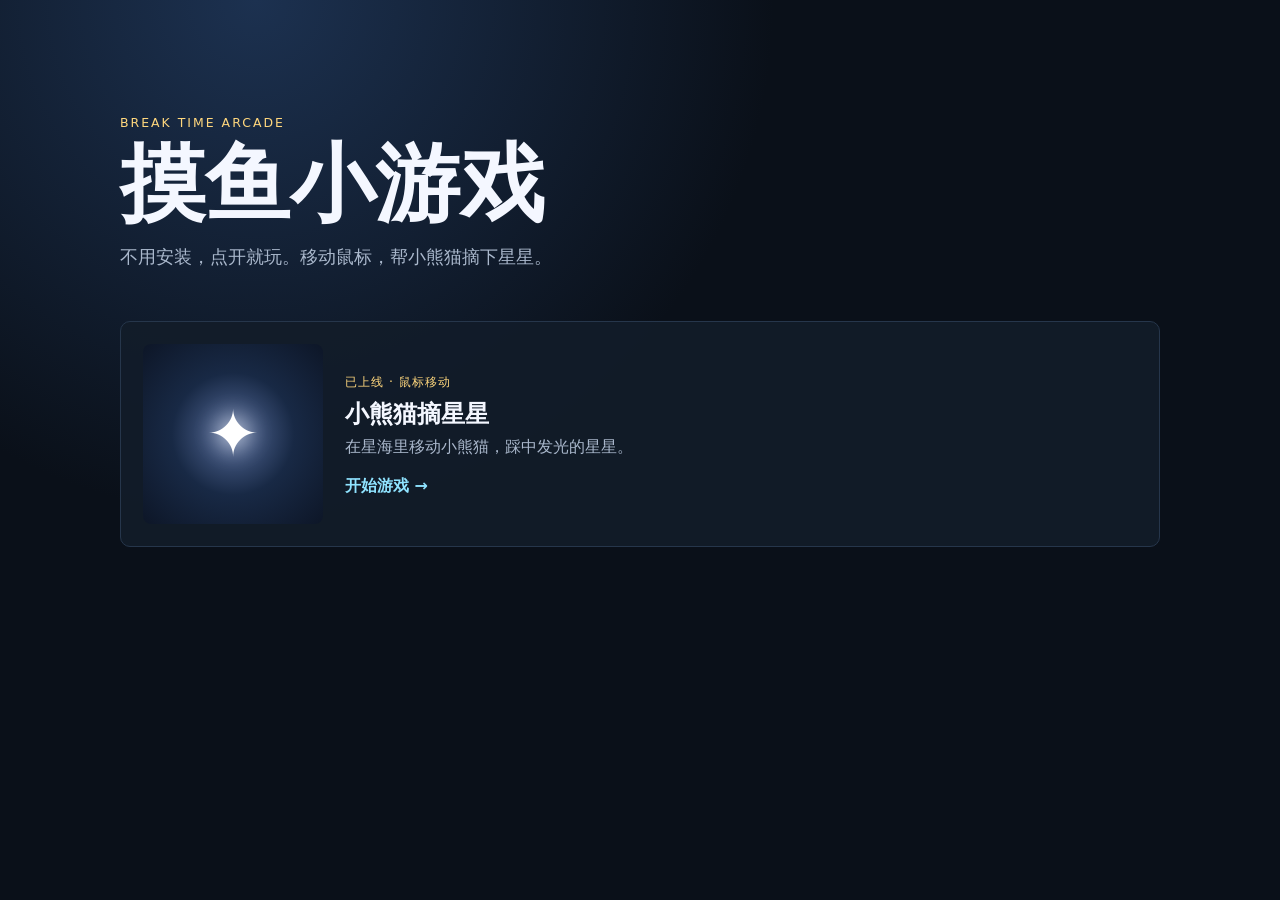
<file: index.html>
<!doctype html>
<html lang="zh-CN">
<head>
  <meta charset="UTF-8">
  <meta name="viewport" content="width=device-width, initial-scale=1.0">
  <title>摸鱼小游戏合集</title>
  <link rel="stylesheet" href="games.css">
</head>
<body>
  <header class="games-header"><p class="eyebrow">BREAK TIME ARCADE</p><h1>摸鱼小游戏</h1><p>不用安装，点开就玩。移动鼠标，帮小熊猫摘下星星。</p></header>
  <main class="game-grid">
    <a class="game-card featured" href="star-collector/"><div class="game-art star-art">✦</div><div><span>已上线 · 鼠标移动</span><h2>小熊猫摘星星</h2><p>在星海里移动小熊猫，踩中发光的星星。</p><strong>开始游戏 →</strong></div></a>
  </main>
</body>
</html>
</file>
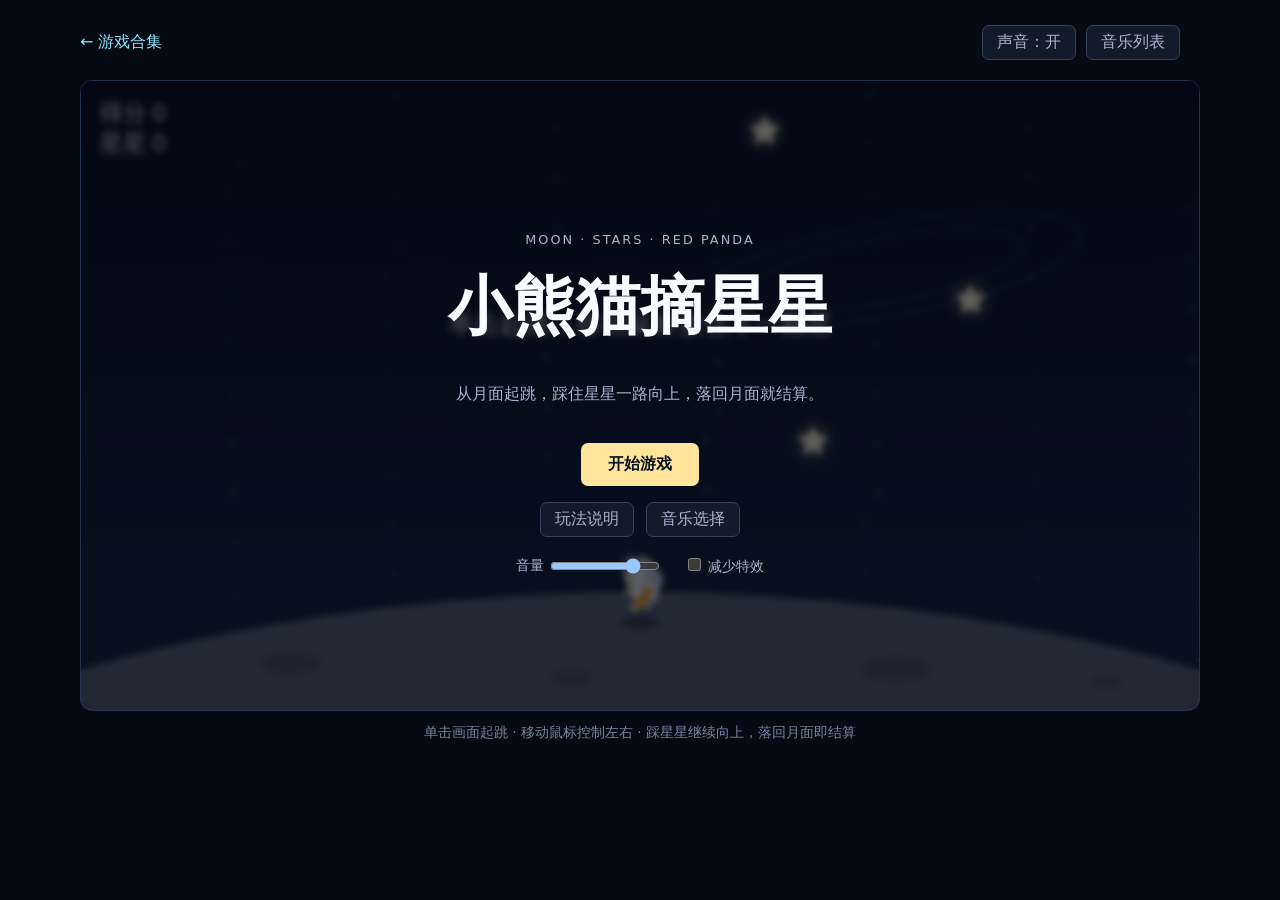
<file: star-collector/index.html>
<!doctype html>
<html lang="zh-CN">
<head>
  <meta charset="UTF-8">
  <meta name="viewport" content="width=device-width, initial-scale=1.0">
  <title>小熊猫摘星星</title>
  <link rel="stylesheet" href="game.css">
</head>
<body>
  <div id="fileBanner" class="file-banner hidden">当前为本地文件模式，音乐功能不可用，请通过本地服务器或网页地址访问</div>
  <main class="game-shell">
    <header class="game-top">
      <a href="../">← 游戏合集</a>
      <div class="top-actions">
        <button id="btnMute" class="text-button" type="button">声音：开</button>
        <button id="btnMusicTop" class="text-button" type="button">音乐列表</button>
      </div>
    </header>
    <section class="stage-wrap">
      <canvas id="stage" aria-label="小熊猫摘星星游戏区域"></canvas>
      <div id="home" class="overlay">
        <p class="eyebrow">MOON · STARS · RED PANDA</p>
        <h1>小熊猫摘星星</h1>
        <p>从月面起跳，踩住星星一路向上，落回月面就结算。</p>
        <button id="btnStart" class="primary" type="button">开始游戏</button>
        <div class="home-links">
          <button id="btnHelp" class="text-button" type="button">玩法说明</button>
          <button id="btnMusic" class="text-button" type="button">音乐选择</button>
        </div>
        <div class="settings-row">
          <label>音量 <input id="vol" type="range" min="0" max="100" value="80"></label>
          <label><input id="reduceFx" type="checkbox"> 减少特效</label>
        </div>
      </div>
      <div id="panel" class="overlay hidden">
        <h2 id="panelTitle"></h2>
        <div id="panelBody" class="panel-body"></div>
        <button id="panelClose" class="primary" type="button">关闭</button>
      </div>
    </section>
    <p class="hint">单击画面起跳 · 移动鼠标控制左右 · 踩星星继续向上，落回月面即结算</p>
  </main>
  <script src="midi.js"></script>
  <script src="vendor/WebAudioFontPlayer.js"></script>
  <script src="vendor/piano_FluidR3_GM.js"></script>
  <script src="game.js"></script>
</body>
</html>
</file>
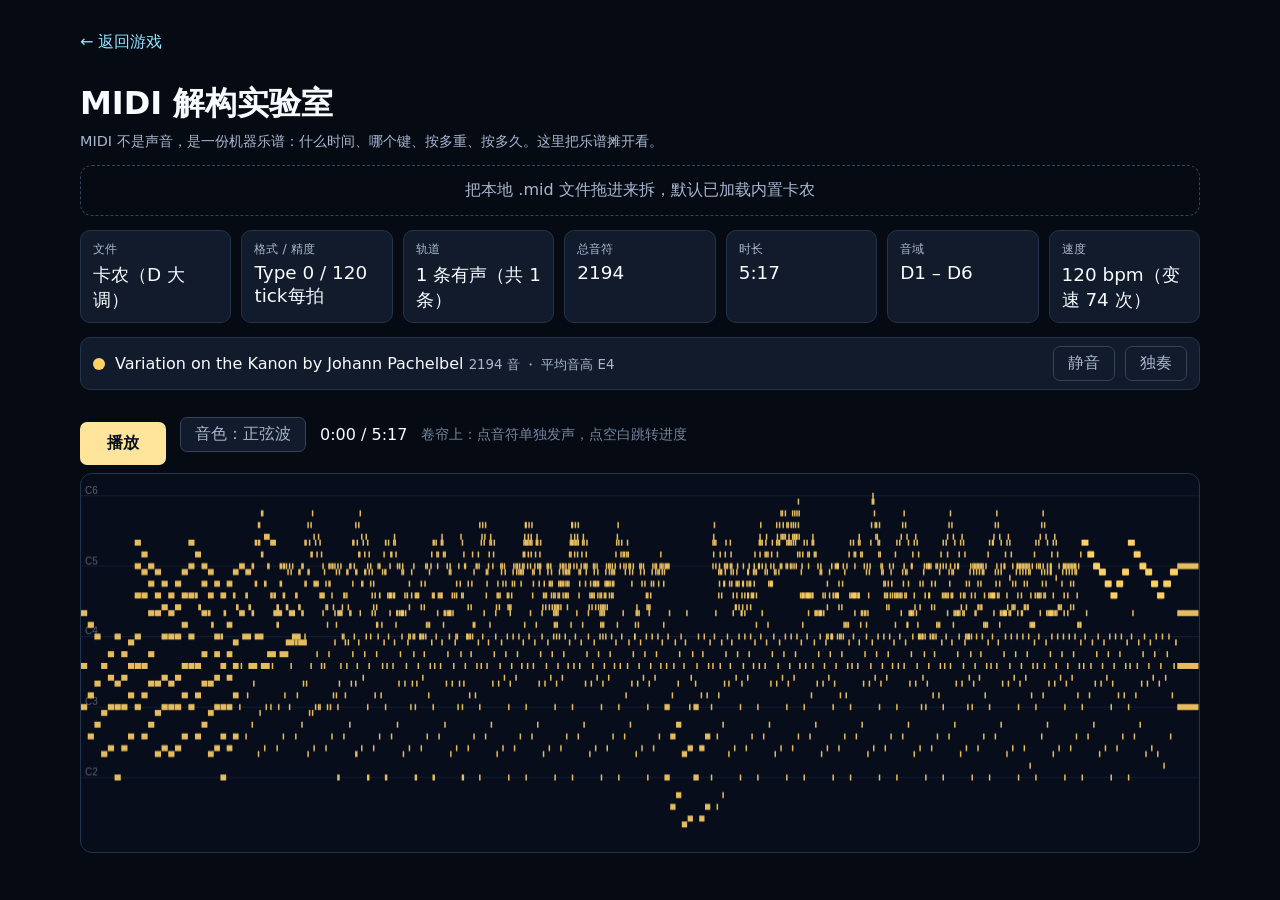
<file: star-collector/midi-lab.html>
<!doctype html>
<html lang="zh-CN">
<head>
  <meta charset="UTF-8">
  <meta name="viewport" content="width=device-width, initial-scale=1.0">
  <title>MIDI 解构实验室</title>
  <link rel="stylesheet" href="game.css">
  <style>
    .lab-title { margin:18px 0 6px; }
    .lab-sub { color:var(--muted); margin:0 0 14px; font-size:.9rem; }
    #dropzone { border:1px dashed #34435b; border-radius:12px; padding:14px; text-align:center; color:var(--muted); margin-bottom:14px; }
    #dropzone.over { border-color:var(--gold); color:var(--gold); }
    .cards { display:grid; grid-template-columns:repeat(auto-fit,minmax(150px,1fr)); gap:10px; margin-bottom:14px; }
    .card { background:#111b2b; border:1px solid #23334b; border-radius:10px; padding:10px 12px; }
    .card .k { color:var(--muted); font-size:.78rem; }
    .card .v { font-size:1.15rem; margin-top:4px; word-break:break-all; }
    .track-row { display:flex; align-items:center; gap:10px; background:#111b2b; border:1px solid #23334b; border-radius:10px; padding:8px 12px; margin-bottom:8px; }
    .track-row .dot { width:12px; height:12px; border-radius:50%; flex:none; }
    .track-row .info { flex:1; min-width:0; overflow:hidden; text-overflow:ellipsis; white-space:nowrap; }
    .track-row .info small { color:var(--muted); }
    .player-bar { display:flex; align-items:center; gap:14px; margin:14px 0 8px; }
    .player-bar .hint { text-align:left; margin:0; }
    #roll { display:block; width:100%; height:380px; background:#070d1b; border:1px solid #23334b; border-radius:12px; cursor:crosshair; }
  </style>
</head>
<body>
  <main class="game-shell">
    <header class="game-top"><a href="./">← 返回游戏</a></header>
    <h1 class="lab-title">MIDI 解构实验室</h1>
    <p class="lab-sub">MIDI 不是声音，是一份机器乐谱：什么时间、哪个键、按多重、按多久。这里把乐谱摊开看。</p>
    <div id="dropzone">把本地 .mid 文件拖进来拆，默认已加载内置卡农</div>
    <section id="overview" class="cards"></section>
    <section id="tracks"></section>
    <div class="player-bar">
      <button id="btnPlay" class="primary" type="button">播放</button>
      <button id="btnTimbre" class="text-button" type="button">音色：正弦波</button>
      <span id="timeLabel">0:00 / 0:00</span>
      <span class="hint">卷帘上：点音符单独发声，点空白跳转进度</span>
    </div>
    <canvas id="roll"></canvas>
  </main>
  <script src="midi.js"></script>
  <script src="vendor/WebAudioFontPlayer.js"></script>
  <script src="vendor/piano_FluidR3_GM.js"></script>
  <script>
  'use strict';

  const COLORS = ['#ffd166', '#91e6ff', '#ef8354', '#c3aed6', '#8ac926', '#ff6b6b', '#48cae4', '#f4a261'];
  const NOTE_NAMES = ['C', 'C#', 'D', 'D#', 'E', 'F', 'F#', 'G', 'G#', 'A', 'A#', 'B'];
  const noteName = (p) => NOTE_NAMES[p % 12] + (Math.floor(p / 12) - 1);
  const fmtTime = (s) => Math.floor(s / 60) + ':' + String(Math.floor(s % 60)).padStart(2, '0');

  const roll = document.getElementById('roll');
  const rctx = roll.getContext('2d');
  const staticLayer = document.createElement('canvas');
  const sctx = staticLayer.getContext('2d');

  let song = null;       // { parsed, name, notes: [{...note, track}], duration, minP, maxP }
  let muted = new Set();
  let solo = new Set();
  let actx = null;
  let playing = false;
  let offset = 0;        // 暂停/跳转时的歌曲进度
  let startAt = 0;       // 播放起点对应的 actx.currentTime
  let schedIdx = 0;

  function $(id) { return document.getElementById(id); }

  function tone(freq, dur, peak, when) {
    const t = when ?? actx.currentTime;
    const o = actx.createOscillator();
    const g = actx.createGain();
    o.type = 'sine';
    o.frequency.value = freq;
    g.gain.setValueAtTime(0, t);
    g.gain.linearRampToValueAtTime(peak, t + 0.012);
    g.gain.exponentialRampToValueAtTime(0.0001, t + dur);
    o.connect(g).connect(actx.destination);
    o.start(t);
    o.stop(t + dur + 0.02);
  }
  const noteFreq = (p) => 440 * Math.pow(2, (p - 69) / 12);

  // 音色切换：正弦波（裸振荡器）/ 钢琴（FluidR3 SoundFont 波表合成）
  let timbre = 'sine';
  let wafPlayer = null;
  $('btnTimbre').addEventListener('click', () => {
    timbre = timbre === 'sine' ? 'piano' : 'sine';
    $('btnTimbre').textContent = '音色：' + (timbre === 'sine' ? '正弦波' : '钢琴（FluidR3）');
  });

  function playNote(pitch, dur, peak, when) {
    if (timbre === 'piano' && window._tone_0000_FluidR3_GM_sf2_file) {
      if (!wafPlayer) wafPlayer = new WebAudioFontPlayer();
      wafPlayer.queueWaveTable(actx, actx.destination, _tone_0000_FluidR3_GM_sf2_file,
        when ?? actx.currentTime, pitch, Math.max(dur, 0.5), Math.min(1, peak * 5));
    } else {
      tone(noteFreq(pitch), dur, peak, when);
    }
  }

  function ensureAudio() {
    if (!actx) actx = new (window.AudioContext || window.webkitAudioContext)();
    if (actx.state === 'suspended') actx.resume();
  }

  function trackAudible(ti) {
    if (solo.size) return solo.has(ti);
    return !muted.has(ti);
  }

  function loadSong(parsed, name) {
    const notes = [];
    let minP = 127, maxP = 0, duration = 0;
    parsed.tracks.forEach((t, ti) => {
      for (const n of t.notes) {
        notes.push({ ...n, track: ti });
        minP = Math.min(minP, n.pitch);
        maxP = Math.max(maxP, n.pitch);
        duration = Math.max(duration, n.time + n.dur);
      }
    });
    notes.sort((a, b) => a.time - b.time);
    song = { parsed, name, notes, duration, minP: Math.max(0, minP - 2), maxP: Math.min(127, maxP + 2) };
    muted = new Set();
    solo = new Set();
    stopPlayback();
    renderOverview();
    renderTracks();
    drawStatic();
    drawFrame();
  }

  function renderOverview() {
    const { parsed, name, notes, duration, minP, maxP } = song;
    const usedTracks = parsed.tracks.filter((t) => t.notes.length).length;
    const tempos = parsed.tempos || [];
    const cards = [
      ['文件', name],
      ['格式 / 精度', `Type ${parsed.format} / ${parsed.division} tick每拍`],
      ['轨道', `${usedTracks} 条有声（共 ${parsed.tracks.length} 条）`],
      ['总音符', notes.length],
      ['时长', fmtTime(duration)],
      ['音域', `${noteName(minP)} – ${noteName(maxP)}`],
      ['速度', tempos.length ? `${tempos[0].bpm} bpm${tempos.length > 1 ? `（变速 ${tempos.length - 1} 次）` : ''}` : '未知'],
    ];
    $('overview').innerHTML = cards.map(([k, v]) => `<div class="card"><div class="k">${k}</div><div class="v">${v}</div></div>`).join('');
  }

  function renderTracks() {
    $('tracks').innerHTML = '';
    song.parsed.tracks.forEach((t, ti) => {
      if (!t.notes.length) return;
      const avg = t.notes.reduce((s, n) => s + n.pitch, 0) / t.notes.length;
      const row = document.createElement('div');
      row.className = 'track-row';
      row.innerHTML =
        `<span class="dot" style="background:${COLORS[ti % COLORS.length]}"></span>` +
        `<span class="info">${t.name || '（未命名轨）'} <small>${t.notes.length} 音 ・ 平均音高 ${noteName(Math.round(avg))}</small></span>` +
        `<button class="text-button" data-a="mute">${muted.has(ti) ? '已静音' : '静音'}</button>` +
        `<button class="text-button" data-a="solo">${solo.has(ti) ? '取消独奏' : '独奏'}</button>`;
      row.querySelector('[data-a="mute"]').addEventListener('click', () => {
        muted.has(ti) ? muted.delete(ti) : muted.add(ti);
        renderTracks(); drawStatic();
      });
      row.querySelector('[data-a="solo"]').addEventListener('click', () => {
        solo.has(ti) ? solo.delete(ti) : solo.add(ti);
        renderTracks(); drawStatic();
      });
      $('tracks').appendChild(row);
    });
  }

  // ---------- 钢琴卷帘 ----------
  function resizeRoll() {
    const w = roll.clientWidth;
    const scale = Math.min(window.devicePixelRatio || 1, 2);
    roll.width = w * scale;
    roll.height = 380 * scale;
    rctx.setTransform(scale, 0, 0, scale, 0, 0);
    staticLayer.width = roll.width;
    staticLayer.height = roll.height;
    sctx.setTransform(scale, 0, 0, scale, 0, 0);
    if (song) drawStatic();
  }

  const xOf = (t) => (t / song.duration) * roll.clientWidth;
  const yOf = (p) => ((song.maxP - p) / (song.maxP - song.minP + 1)) * 360 + 10;

  function drawStatic() {
    const w = roll.clientWidth, h = 380;
    sctx.clearRect(0, 0, w, h);
    // 八度参考线（每个 C）
    sctx.font = '10px sans-serif';
    for (let p = Math.ceil(song.minP / 12) * 12; p <= song.maxP; p += 12) {
      const y = yOf(p);
      sctx.strokeStyle = 'rgba(103,150,220,.15)';
      sctx.beginPath(); sctx.moveTo(0, y); sctx.lineTo(w, y); sctx.stroke();
      sctx.fillStyle = 'rgba(168,183,209,.5)';
      sctx.fillText(noteName(p), 4, y - 2);
    }
    for (const n of song.notes) {
      const audible = trackAudible(n.track);
      sctx.globalAlpha = audible ? 0.9 : 0.15;
      sctx.fillStyle = COLORS[n.track % COLORS.length];
      const x = xOf(n.time), y = yOf(n.pitch);
      const nw = Math.max(1.5, xOf(n.time + n.dur) - x - 0.5);
      sctx.fillRect(x, y - 3, nw, 6);
    }
    sctx.globalAlpha = 1;
  }

  function drawFrame() {
    rctx.clearRect(0, 0, roll.clientWidth, 380);
    rctx.drawImage(staticLayer, 0, 0, roll.clientWidth, 380);
    if (song && playing) {
      const t = songTime();
      const x = xOf(t);
      rctx.strokeStyle = '#ffe59b';
      rctx.lineWidth = 1.5;
      rctx.beginPath(); rctx.moveTo(x, 0); rctx.lineTo(x, 380); rctx.stroke();
    }
  }

  // ---------- 播放 ----------
  function songTime() { return playing ? actx.currentTime - startAt + offset : offset; }

  function stopPlayback() {
    playing = false;
    offset = 0;
    if (actx && actx.state === 'running') actx.suspend();
    $('btnPlay').textContent = '播放';
    updateTimeLabel();
  }

  function updateTimeLabel() {
    $('timeLabel').textContent = song ? `${fmtTime(songTime())} / ${fmtTime(song.duration)}` : '0:00 / 0:00';
  }

  $('btnPlay').addEventListener('click', () => {
    if (!song) return;
    ensureAudio();
    if (playing) {
      offset = songTime();
      playing = false;
      actx.suspend();
      $('btnPlay').textContent = '播放';
    } else {
      if (offset >= song.duration) offset = 0;
      startAt = actx.currentTime;
      schedIdx = song.notes.findIndex((n) => n.time >= offset);
      if (schedIdx < 0) schedIdx = song.notes.length;
      playing = true;
      $('btnPlay').textContent = '暂停';
    }
  });

  function tick() {
    if (playing && song) {
      const ahead = songTime() + 0.3;
      while (schedIdx < song.notes.length && song.notes[schedIdx].time < ahead) {
        const n = song.notes[schedIdx++];
        if (trackAudible(n.track)) {
          playNote(n.pitch, Math.min(n.dur, 2), 0.12, startAt + n.time - offset);
        }
      }
      if (songTime() >= song.duration) stopPlayback();
      updateTimeLabel();
    }
    drawFrame();
    requestAnimationFrame(tick);
  }

  // 点音符发声，点空白跳转
  roll.addEventListener('click', (e) => {
    if (!song) return;
    const rect = roll.getBoundingClientRect();
    const x = e.clientX - rect.left;
    const y = e.clientY - rect.top;
    const t = (x / rect.width) * song.duration;
    const hit = song.notes.find((n) =>
      t >= n.time - 0.02 && t <= n.time + n.dur + 0.02 && Math.abs(yOf(n.pitch) - y) <= 5);
    ensureAudio();
    if (hit) {
      playNote(hit.pitch, Math.max(0.35, Math.min(hit.dur, 1.5)), 0.2);
    } else {
      offset = t;
      if (playing) {
        startAt = actx.currentTime;
        schedIdx = song.notes.findIndex((n) => n.time >= offset);
        if (schedIdx < 0) schedIdx = song.notes.length;
      }
      updateTimeLabel();
    }
  });

  // ---------- 拖入文件 ----------
  const dz = $('dropzone');
  window.addEventListener('dragover', (e) => { e.preventDefault(); dz.classList.add('over'); });
  window.addEventListener('dragleave', () => dz.classList.remove('over'));
  window.addEventListener('drop', (e) => {
    e.preventDefault();
    dz.classList.remove('over');
    const f = e.dataTransfer.files[0];
    if (!f) return;
    f.arrayBuffer()
      .then((buf) => loadSong(MidiParse.parse(buf), f.name))
      .catch(() => { dz.textContent = '解析失败：不是有效的 MIDI 文件'; });
  });

  window.addEventListener('resize', resizeRoll);
  resizeRoll();
  requestAnimationFrame(tick);

  fetch('../assets/canon.mid')
    .then((r) => { if (!r.ok) throw new Error(); return r.arrayBuffer(); })
    .then((buf) => loadSong(MidiParse.parse(buf), '卡农（D 大调）'))
    .catch(() => { dz.textContent = '内置卡农加载失败（本地文件模式下请直接拖入 .mid 文件）'; });
  </script>
</body>
</html>
</file>
<file: games.css>
:root { color-scheme: dark; font-family: system-ui, sans-serif; --bg:#0a1019; --panel:#121c2a; --line:#26364b; --text:#f4f7ff; --muted:#aab8cc; --cyan:#8fe3ff; --gold:#ffd77d; }
* { box-sizing:border-box; } body { margin:0; min-height:100vh; color:var(--text); background:radial-gradient(circle at 20% 0%,#1c3150,transparent 38%),var(--bg); } a { color:inherit; text-decoration:none; }
.games-header, .game-grid { width:min(1040px,calc(100% - 40px)); margin:auto; } .games-header { padding:70px 0 35px; } .back { color:var(--cyan); } .eyebrow { color:var(--gold); letter-spacing:.16em; font-size:.78rem; margin:45px 0 12px; } h1 { font-size:clamp(2.7rem,8vw,5.3rem); line-height:1; margin:0 0 18px; } .games-header > p:last-child { color:var(--muted); font-size:1.1rem; }
.game-grid { display:grid; grid-template-columns:repeat(2,minmax(0,1fr)); gap:20px; padding-bottom:70px; } .game-card { display:grid; grid-template-columns:120px 1fr; gap:22px; align-items:center; min-height:210px; padding:22px; background:rgba(18,28,42,.9); border:1px solid var(--line); border-radius:10px; transition:transform .2s,border-color .2s; } .game-card:hover { transform:translateY(-4px); border-color:var(--cyan); } .game-card.featured { grid-column:span 2; grid-template-columns:180px 1fr; } .game-card span { color:var(--gold); font-size:.78rem; letter-spacing:.08em; } .game-card h2 { margin:7px 0; } .game-card p { margin:0 0 18px; color:var(--muted); } .game-card strong { color:var(--cyan); }
.game-art { display:grid; place-items:center; aspect-ratio:1; border-radius:8px; font-size:4rem; } .star-art { color:white; background:radial-gradient(circle,#566c9b,#182945 48%,#0d1627); text-shadow:0 0 25px white; } .click-art { color:#ffae88; background:radial-gradient(circle,#633d55,#1d1b32 65%); font-size:6rem; } .catch-art { color:#ffe7a4; background:radial-gradient(circle,#42558b,#151b36 65%); text-shadow:0 0 20px #fff1ad; }
@media (max-width:700px) { .game-grid { grid-template-columns:1fr; } .game-card, .game-card.featured { grid-column:auto; grid-template-columns:92px 1fr; } .game-card { min-height:170px; padding:16px; gap:16px; } .game-card h2 { font-size:1.2rem; } .game-card p { font-size:.9rem; } }
</file>
<file: star-collector/game.css>
:root { color-scheme:dark; font-family:system-ui,sans-serif; --text:#f8fbff; --muted:#a8b7d1; --cyan:#91e6ff; --gold:#ffe59b; } * { box-sizing:border-box; } body { margin:0; min-height:100vh; color:var(--text); background:#060a13; } a { color:var(--cyan); text-decoration:none; } .game-shell { width:min(1120px,calc(100% - 28px)); margin:auto; padding:20px 0 30px; } .game-top { display:flex; align-items:center; min-height:44px; } .score { display:flex; gap:9px; align-items:baseline; margin-left:auto; margin-right:20px; color:var(--muted); } .score strong { color:var(--gold); font-size:1.55rem; } .score span:last-child { min-width:35px; } button { font:inherit; cursor:pointer; } .icon-button { width:42px; height:42px; color:var(--gold); border:1px solid #34435b; border-radius:50%; background:#111b2b; } .stage-wrap { position:relative; margin-top:16px; overflow:hidden; border:1px solid #23334b; border-radius:12px; background:#070d1b; } canvas { display:block; width:100%; height:auto; aspect-ratio:16/9; } .overlay { position:absolute; inset:0; display:grid; place-content:center; text-align:center; padding:25px; background:rgba(4,8,18,.64); backdrop-filter:blur(3px); } .overlay h1 { margin:0 0 14px; font-size:clamp(2rem,5vw,4rem); } .overlay p { color:var(--muted); line-height:1.8; } .eyebrow { color:var(--cyan); letter-spacing:.16em; font-size:.8rem; } .primary { justify-self:center; margin-top:18px; padding:11px 27px; color:#07111e; border:0; border-radius:7px; background:var(--gold); font-weight:700; } .primary:hover { background:#fff0bd; } .hidden { display:none; } .hint { color:#74859f; text-align:center; font-size:.85rem; }
.file-banner { padding:8px 14px; text-align:center; font-size:.85rem; color:#ffe59b; background:#3a2b12; border-bottom:1px solid #6b5426; }
.top-actions { margin-left:auto; margin-right:20px; display:flex; gap:10px; }
.text-button { padding:6px 14px; color:var(--muted); border:1px solid #34435b; border-radius:7px; background:#111b2b; }
.text-button:hover { color:var(--text); border-color:#4c6076; }
.home-links { display:flex; gap:12px; justify-content:center; margin-top:16px; }
.settings-row { display:flex; gap:22px; justify-content:center; align-items:center; margin-top:18px; color:var(--muted); font-size:.85rem; }
.settings-row input[type="range"] { width:110px; vertical-align:middle; }
.overlay h2 { margin:0 0 14px; }
.panel-body { max-width:420px; color:var(--muted); line-height:1.9; text-align:left; }
</file>
